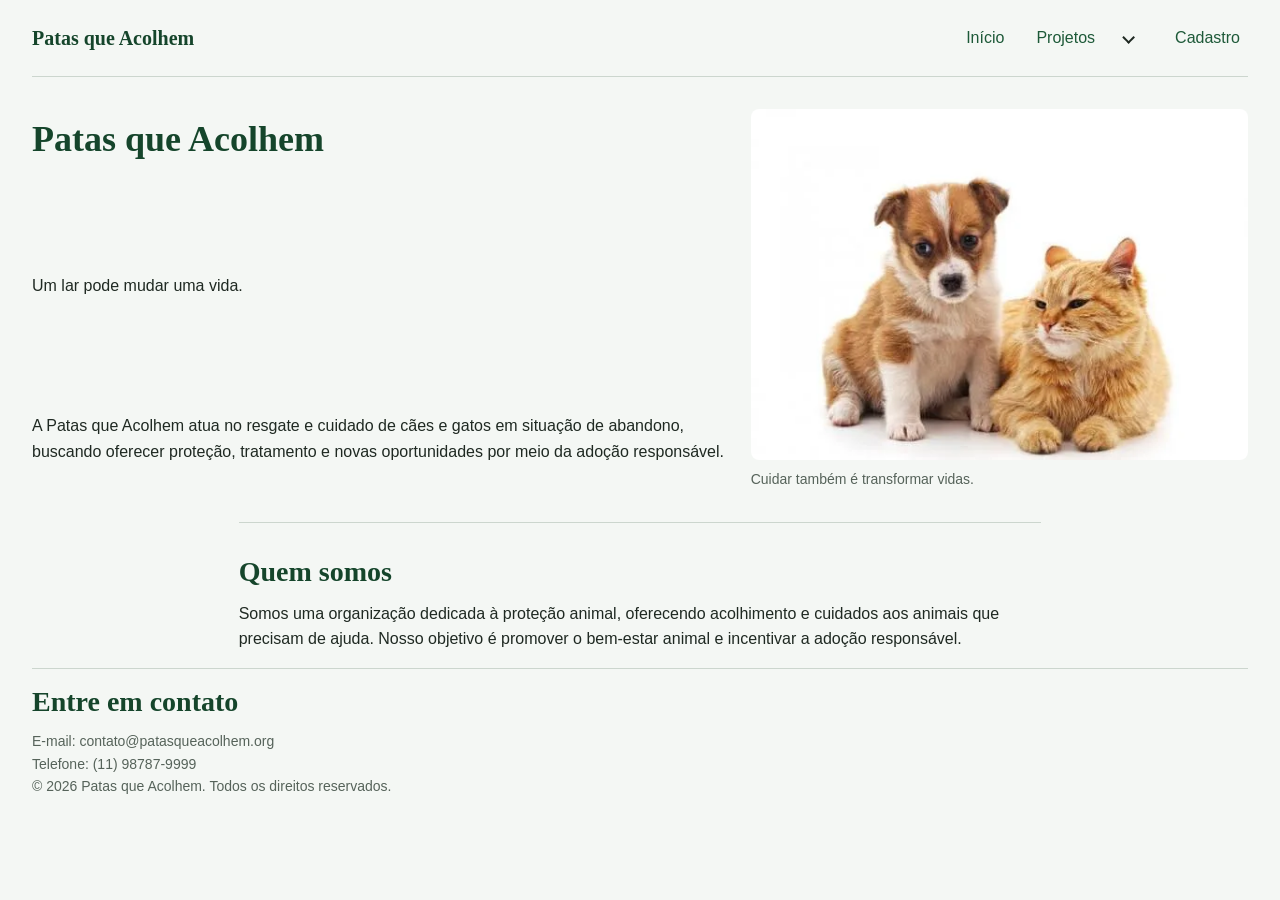
<file: DESENVOLVIMENTO FRONT END I/Patas que acolhem/patas-que-acolhem/html/index.html>
<!DOCTYPE html>
<html lang="pt-BR">

<head>
  <meta charset="UTF-8">
  <meta name="viewport" content="width=device-width, initial-scale=1.0">
  <title>Patas que Acolhem</title>
  <link rel="stylesheet" href="../css/styles.css">
  <script src="../js/navigation.js" defer></script>
  <script src="../js/feedback.js" defer></script>
  <script src="../js/cadastro.js" defer></script>
  <script src="../js/templates.js" defer></script>
  <script src="../js/interesses.js" defer></script>
  <script src="../js/spa.js" defer></script>
</head>

<body>

  <header>
    <nav class="site-navigation" aria-label="Navegação principal">
      <a class="site-brand" href="index.html">Patas que Acolhem</a>
      <button class="menu-toggle" type="button" aria-expanded="false" aria-controls="menu-principal" aria-label="Abrir menu">
        <span class="menu-icon" aria-hidden="true"></span>
      </button>
      <ul class="primary-menu" id="menu-principal">
        <li><a href="index.html" aria-current="page">Início</a></li>
        <li class="has-dropdown">
          <a href="projetos.html">Projetos</a>
          <details class="nav-dropdown">
            <summary aria-label="Alternar submenu de Projetos"></summary>
            <ul class="dropdown-menu" id="submenu-projetos">
              <li><a href="projetos.html#doacoes">Doações</a></li>
              <li><a href="projetos.html#voluntariado">Voluntariado</a></li>
            </ul>
          </details>
        </li>
        <li><a href="cadastro.html">Cadastro</a></li>
      </ul>
    </nav>
  </header>
  <div class="toast-region" id="toast-region" aria-live="polite" aria-relevant="additions text"></div>

  <main class="page-grid home-page">

    <section class="home-hero">
      <h1>Patas que Acolhem</h1>

      <p>Um lar pode mudar uma vida.</p>

      <p>
        A Patas que Acolhem atua no resgate e cuidado de cães e gatos em situação de abandono,
        buscando oferecer proteção, tratamento e novas oportunidades por meio da adoção responsável.
      </p>

      <figure>
        <picture>
          <source srcset="../imagens/caes-e-gatos.webp" type="image/webp">
          <source srcset="../imagens/caes-e-gatos.png" type="image/png">
          <img
            src="../imagens/caes-e-gatos.jpg"
            alt="Cães e gatos acolhidos pela equipe da Patas que Acolhem">
        </picture>

        <figcaption>
          Cuidar também é transformar vidas.
        </figcaption>
      </figure>
    </section>

    <section class="home-about">
      <h2>Quem somos</h2>

      <p>
        Somos uma organização dedicada à proteção animal, oferecendo acolhimento e cuidados aos
        animais que precisam de ajuda. Nosso objetivo é promover o bem-estar animal e incentivar a
        adoção responsável.
      </p>
    </section>

  </main>

  <footer>
    <h2>Entre em contato</h2>
    <p>E-mail: contato@patasqueacolhem.org</p>
    <p>Telefone: (11) 98787-9999</p>
    <p>&copy; 2026 Patas que Acolhem. Todos os direitos reservados.</p>
  </footer>

</body>
</html>
</file>
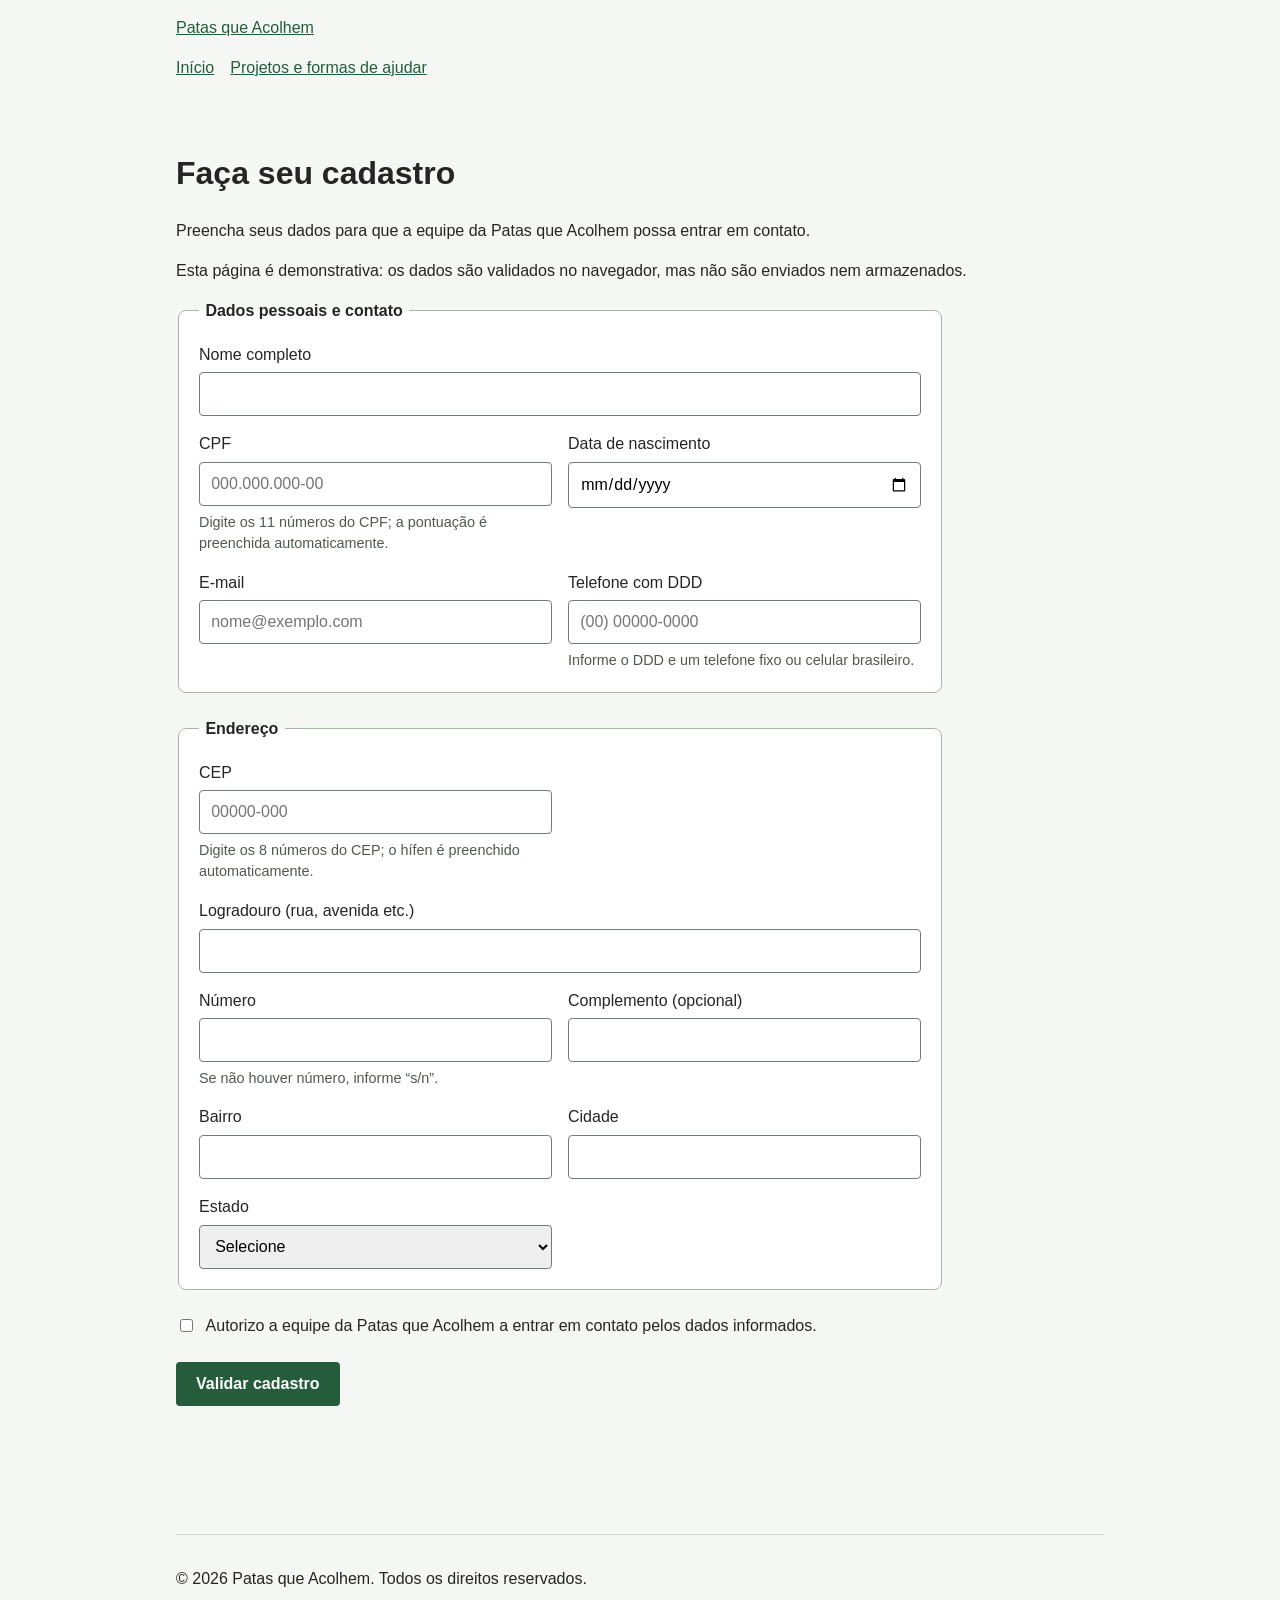
<file: DESENVOLVIMENTO FRONT END I/Patas que acolhem/patas-que-acolhem/cadastro.html>
<!DOCTYPE html>
<html lang="pt-BR">
<head>
  <meta charset="UTF-8">
  <meta name="viewport" content="width=device-width, initial-scale=1.0">
  <meta name="description" content="Cadastre-se para entrar em contato com a organização Patas que Acolhem.">
  <title>Cadastro | Patas que Acolhem</title>
  <style>
    :root {
      color-scheme: light;
      font-family: Arial, sans-serif;
      color: #252525;
      background: #f5f7f4;
    }

    body {
      margin: 0;
      line-height: 1.5;
    }

    header,
    main,
    footer {
      width: min(100% - 2rem, 58rem);
      margin-inline: auto;
    }

    header {
      padding-block: 1rem;
    }

    nav ul {
      display: flex;
      flex-wrap: wrap;
      gap: 1rem;
      padding: 0;
      list-style: none;
    }

    a {
      color: #245c3c;
    }

    main {
      padding-block: 1rem 3rem;
    }

    form {
      display: grid;
      gap: 1.5rem;
      max-width: 48rem;
    }

    fieldset {
      display: grid;
      grid-template-columns: repeat(auto-fit, minmax(min(100%, 15rem), 1fr));
      gap: 1rem;
      padding: 1.25rem;
      border: 1px solid #aab6aa;
      border-radius: 0.5rem;
      background: #fff;
    }

    legend {
      padding-inline: 0.4rem;
      font-weight: 700;
    }

    .field {
      display: grid;
      align-content: start;
      gap: 0.35rem;
    }

    .field-wide {
      grid-column: 1 / -1;
    }

    input,
    select,
    button {
      box-sizing: border-box;
      min-height: 2.75rem;
      padding: 0.55rem 0.7rem;
      border: 1px solid #737d73;
      border-radius: 0.25rem;
      font: inherit;
    }

    input:focus,
    select:focus,
    button:focus-visible,
    a:focus-visible {
      outline: 3px solid #34744d;
      outline-offset: 2px;
    }

    .hint {
      margin: 0;
      color: #505850;
      font-size: 0.9rem;
    }

    .consent {
      display: flex;
      align-items: flex-start;
      gap: 0.6rem;
    }

    .consent input {
      min-height: auto;
      margin-top: 0.35rem;
    }

    button {
      width: fit-content;
      padding-inline: 1.25rem;
      border: 0;
      background: #245c3c;
      color: #fff;
      cursor: pointer;
      font-weight: 700;
    }

    #resultado-cadastro {
      min-height: 1.5em;
      font-weight: 700;
    }

    footer {
      padding-block: 1rem;
      border-top: 1px solid #d2d8d1;
    }
  </style>
</head>
<body>
  <header>
    <nav aria-label="Navegação principal">
      <a href="index.html">Patas que Acolhem</a>
      <ul>
        <li><a href="index.html">Início</a></li>
        <li><a href="projetos.html">Projetos e formas de ajudar</a></li>
      </ul>
    </nav>
  </header>

  <main>
    <h1>Faça seu cadastro</h1>
    <p>Preencha seus dados para que a equipe da Patas que Acolhem possa entrar em contato.</p>
    <p id="aviso-cadastro">Esta página é demonstrativa: os dados são validados no navegador, mas não são enviados nem armazenados.</p>
    <noscript><p>Ative o JavaScript para validar o formulário. Nenhum dado será enviado.</p></noscript>

    <form id="form-cadastro" method="post" aria-describedby="aviso-cadastro">
      <fieldset>
        <legend>Dados pessoais e contato</legend>

        <div class="field field-wide">
          <label for="nome">Nome completo</label>
          <input id="nome" name="nome" type="text" autocomplete="name" minlength="3" maxlength="100" pattern=".*\S.*" title="Informe seu nome completo." required>
        </div>

        <div class="field">
          <label for="cpf">CPF</label>
          <input id="cpf" name="cpf" type="text" inputmode="numeric" autocomplete="off" placeholder="000.000.000-00" maxlength="14" pattern="[0-9]{3}\.[0-9]{3}\.[0-9]{3}-[0-9]{2}" aria-describedby="dica-cpf" required>
          <p class="hint" id="dica-cpf">Digite os 11 números do CPF; a pontuação é preenchida automaticamente.</p>
        </div>

        <div class="field">
          <label for="nascimento">Data de nascimento</label>
          <input id="nascimento" name="nascimento" type="date" autocomplete="bday" required>
        </div>

        <div class="field">
          <label for="email">E-mail</label>
          <input id="email" name="email" type="email" autocomplete="email" maxlength="254" placeholder="nome@exemplo.com" required>
        </div>

        <div class="field">
          <label for="telefone">Telefone com DDD</label>
          <input id="telefone" name="telefone" type="tel" inputmode="tel" autocomplete="tel" placeholder="(00) 00000-0000" maxlength="15" pattern="\([0-9]{2}\) [0-9]{4,5}-[0-9]{4}" aria-describedby="dica-telefone" required>
          <p class="hint" id="dica-telefone">Informe o DDD e um telefone fixo ou celular brasileiro.</p>
        </div>
      </fieldset>

      <fieldset>
        <legend>Endereço</legend>

        <div class="field">
          <label for="cep">CEP</label>
          <input id="cep" name="cep" type="text" inputmode="numeric" autocomplete="postal-code" placeholder="00000-000" maxlength="9" pattern="[0-9]{5}-[0-9]{3}" aria-describedby="dica-cep" required>
          <p class="hint" id="dica-cep">Digite os 8 números do CEP; o hífen é preenchido automaticamente.</p>
        </div>

        <div class="field field-wide">
          <label for="logradouro">Logradouro (rua, avenida etc.)</label>
          <input id="logradouro" name="logradouro" type="text" autocomplete="address-line1" maxlength="120" required>
        </div>

        <div class="field">
          <label for="numero">Número</label>
          <input id="numero" name="numero" type="text" maxlength="20" aria-describedby="dica-numero" required>
          <p class="hint" id="dica-numero">Se não houver número, informe “s/n”.</p>
        </div>

        <div class="field">
          <label for="complemento">Complemento (opcional)</label>
          <input id="complemento" name="complemento" type="text" autocomplete="address-line2" maxlength="60">
        </div>

        <div class="field">
          <label for="bairro">Bairro</label>
          <input id="bairro" name="bairro" type="text" autocomplete="address-level3" maxlength="80" required>
        </div>

        <div class="field">
          <label for="cidade">Cidade</label>
          <input id="cidade" name="cidade" type="text" autocomplete="address-level2" maxlength="80" required>
        </div>

        <div class="field">
          <label for="estado">Estado</label>
          <select id="estado" name="estado" autocomplete="address-level1" required>
            <option value="">Selecione</option>
            <option value="AC">Acre (AC)</option>
            <option value="AL">Alagoas (AL)</option>
            <option value="AP">Amapá (AP)</option>
            <option value="AM">Amazonas (AM)</option>
            <option value="BA">Bahia (BA)</option>
            <option value="CE">Ceará (CE)</option>
            <option value="DF">Distrito Federal (DF)</option>
            <option value="ES">Espírito Santo (ES)</option>
            <option value="GO">Goiás (GO)</option>
            <option value="MA">Maranhão (MA)</option>
            <option value="MT">Mato Grosso (MT)</option>
            <option value="MS">Mato Grosso do Sul (MS)</option>
            <option value="MG">Minas Gerais (MG)</option>
            <option value="PA">Pará (PA)</option>
            <option value="PB">Paraíba (PB)</option>
            <option value="PR">Paraná (PR)</option>
            <option value="PE">Pernambuco (PE)</option>
            <option value="PI">Piauí (PI)</option>
            <option value="RJ">Rio de Janeiro (RJ)</option>
            <option value="RN">Rio Grande do Norte (RN)</option>
            <option value="RS">Rio Grande do Sul (RS)</option>
            <option value="RO">Rondônia (RO)</option>
            <option value="RR">Roraima (RR)</option>
            <option value="SC">Santa Catarina (SC)</option>
            <option value="SP">São Paulo (SP)</option>
            <option value="SE">Sergipe (SE)</option>
            <option value="TO">Tocantins (TO)</option>
          </select>
        </div>
      </fieldset>

      <label class="consent" for="autorizacao">
        <input id="autorizacao" name="autorizacao" type="checkbox" required>
        <span>Autorizo a equipe da Patas que Acolhem a entrar em contato pelos dados informados.</span>
      </label>

      <button type="submit" disabled>Validar cadastro</button>
      <p id="resultado-cadastro" role="status" aria-live="polite"></p>
    </form>
  </main>

  <footer>
    <p>&copy; 2026 Patas que Acolhem. Todos os direitos reservados.</p>
  </footer>

  <script>
    const cpfInput = document.querySelector("#cpf");
    const telefoneInput = document.querySelector("#telefone");
    const cepInput = document.querySelector("#cep");
    const formCadastro = document.querySelector("#form-cadastro");
    const resultadoCadastro = document.querySelector("#resultado-cadastro");

    function somenteDigitos(valor) {
      return valor.replace(/\D/g, "");
    }

    function formatarCpf(valor) {
      return valor
        .replace(/^(\d{3})(\d)/, "$1.$2")
        .replace(/^(\d{3})\.(\d{3})(\d)/, "$1.$2.$3")
        .replace(/\.(\d{3})(\d)/, ".$1-$2");
    }

    function formatarTelefone(valor) {
      const digitos = valor.slice(0, 11);
      if (digitos.length <= 2) {
        return digitos ? `(${digitos}` : "";
      }
      if (digitos.length <= 6) {
        return `(${digitos.slice(0, 2)}) ${digitos.slice(2)}`;
      }
      const tamanhoPrefixo = digitos.length > 10 ? 5 : 4;
      return `(${digitos.slice(0, 2)}) ${digitos.slice(2, 2 + tamanhoPrefixo)}-${digitos.slice(2 + tamanhoPrefixo)}`;
    }

    function formatarCep(valor) {
      const digitos = valor.slice(0, 8);
      return digitos.length > 5 ? `${digitos.slice(0, 5)}-${digitos.slice(5)}` : digitos;
    }

    function cpfValido(valor) {
      const digitos = somenteDigitos(valor);
      if (digitos.length !== 11 || /^(\d)\1{10}$/.test(digitos)) {
        return false;
      }

      function calcularDigito(tamanho) {
        let soma = 0;
        for (let indice = 0; indice < tamanho; indice += 1) {
          soma += Number(digitos[indice]) * (tamanho + 1 - indice);
        }
        const resto = (soma * 10) % 11;
        return resto === 10 ? 0 : resto;
      }

      return calcularDigito(9) === Number(digitos[9])
        && calcularDigito(10) === Number(digitos[10]);
    }

    function atualizarCpf() {
      cpfInput.value = formatarCpf(somenteDigitos(cpfInput.value).slice(0, 11));
      cpfInput.setCustomValidity(
        cpfInput.value.length === 14 && !cpfValido(cpfInput.value)
          ? "Informe um CPF válido, incluindo os dígitos verificadores."
          : ""
      );
    }

    cpfInput.addEventListener("input", atualizarCpf);
    telefoneInput.addEventListener("input", () => {
      telefoneInput.value = formatarTelefone(somenteDigitos(telefoneInput.value));
    });
    cepInput.addEventListener("input", () => {
      cepInput.value = formatarCep(somenteDigitos(cepInput.value));
    });

    formCadastro.addEventListener("submit", (evento) => {
      evento.preventDefault();
      atualizarCpf();
      resultadoCadastro.textContent = "";

      if (!formCadastro.reportValidity()) {
        return;
      }

      resultadoCadastro.textContent = "Cadastro validado no navegador. Nenhum dado foi enviado ou armazenado.";
    });

    formCadastro.querySelector('button[type="submit"]').disabled = false;
  </script>
</body>
</html>
</file>
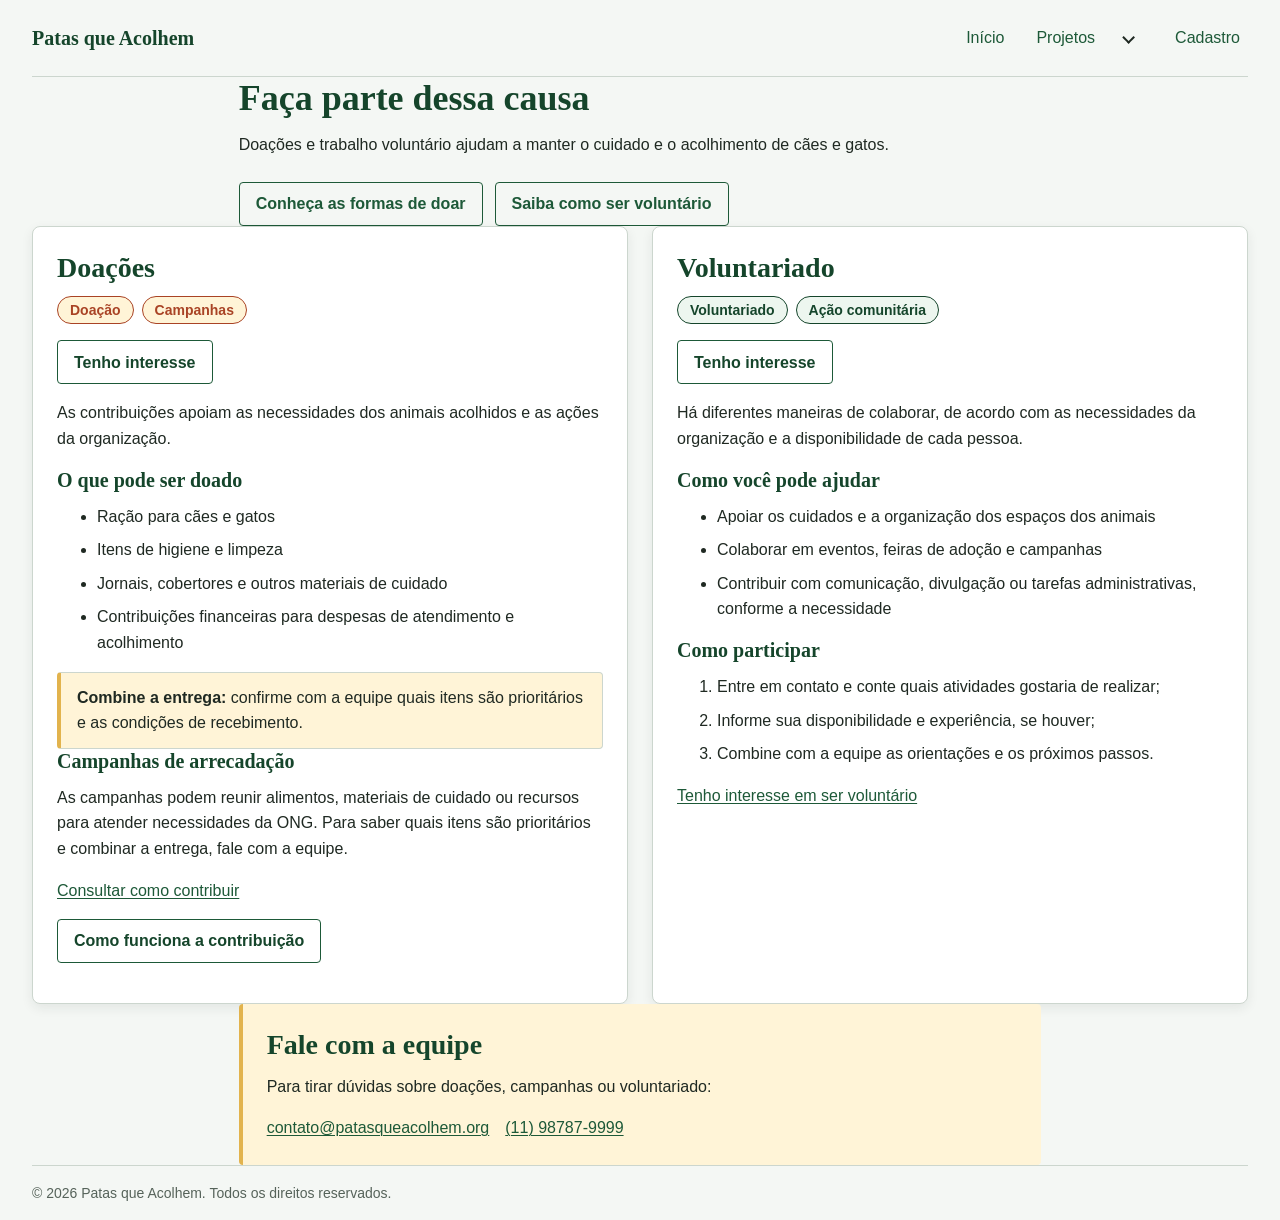
<file: DESENVOLVIMENTO FRONT END I/Patas que acolhem/patas-que-acolhem/html/projetos.html>
<!DOCTYPE html>
<html lang="pt-BR">
<head>
	<meta charset="UTF-8">
	<meta name="viewport" content="width=device-width, initial-scale=1.0">
	<title>Projetos e formas de ajudar | Patas que Acolhem</title>
	<link rel="stylesheet" href="../css/styles.css">
	<script src="../js/navigation.js" defer></script>
	<script src="../js/feedback.js" defer></script>
	<script src="../js/cadastro.js" defer></script>
	<script src="../js/templates.js" defer></script>
	<script src="../js/interesses.js" defer></script>
	<script src="../js/spa.js" defer></script>
</head>
<body>
	<header>
		<nav class="site-navigation" aria-label="Navegação principal">
			<a class="site-brand" href="index.html">Patas que Acolhem</a>
			<button class="menu-toggle" type="button" aria-expanded="false" aria-controls="menu-principal" aria-label="Abrir menu">
				<span class="menu-icon" aria-hidden="true"></span>
			</button>
			<ul class="primary-menu" id="menu-principal">
				<li><a href="index.html">Início</a></li>
				<li class="has-dropdown">
					<a href="projetos.html" aria-current="page">Projetos</a>
					<details class="nav-dropdown">
						<summary aria-label="Alternar submenu de Projetos"></summary>
						<ul class="dropdown-menu" id="submenu-projetos">
							<li><a href="#doacoes">Doações</a></li>
							<li><a href="#voluntariado">Voluntariado</a></li>
						</ul>
					</details>
				</li>
				<li><a href="cadastro.html">Cadastro</a></li>
			</ul>
		</nav>
	</header>
	<div class="toast-region" id="toast-region" aria-live="polite" aria-relevant="additions text"></div>

	<main class="page-grid projects-page">
		<header class="projects-intro">
			<h1>Faça parte dessa causa</h1>
			<p>Doações e trabalho voluntário ajudam a manter o cuidado e o acolhimento de cães e gatos.</p>
			<nav aria-label="Frentes de atuação">
				<a href="#doacoes">Conheça as formas de doar</a>
				<a href="#voluntariado">Saiba como ser voluntário</a>
			</nav>
		</header>

		<section class="projects-donations" id="doacoes" aria-labelledby="titulo-doacoes">
			<h2 id="titulo-doacoes">Doações</h2>
			<p class="badge-list"><span class="badge badge--donation">Doação</span><span class="badge badge--donation">Campanhas</span></p>
			<p class="interest-action"><button type="button" data-interest-toggle data-interest="doacoes" aria-pressed="false">Tenho interesse</button></p>
			<p>As contribuições apoiam as necessidades dos animais acolhidos e as ações da organização.</p>

			<section aria-labelledby="titulo-itens">
				<h3 id="titulo-itens">O que pode ser doado</h3>
				<ul id="lista-doacoes" data-template-list="doacoes" aria-label="Itens aceitos para doação"></ul>
				<aside class="alert alert--warning" role="note">
					<p><strong>Combine a entrega:</strong> confirme com a equipe quais itens são prioritários e as condições de recebimento.</p>
				</aside>
			</section>

			<section aria-labelledby="titulo-campanhas">
				<h3 id="titulo-campanhas">Campanhas de arrecadação</h3>
				<p>As campanhas podem reunir alimentos, materiais de cuidado ou recursos para atender necessidades da ONG. Para saber quais itens são prioritários e combinar a entrega, fale com a equipe.</p>
				<p><a href="mailto:contato@patasqueacolhem.org?subject=Doa%C3%A7%C3%A3o%20para%20a%20Patas%20que%20Acolhem">Consultar como contribuir</a></p>
				<p><button class="dialog-trigger" type="button" data-dialog-open="dialog-doacoes">Como funciona a contribuição</button></p>
			</section>
		</section>

		<section class="projects-volunteering" id="voluntariado" aria-labelledby="titulo-voluntariado">
			<h2 id="titulo-voluntariado">Voluntariado</h2>
			<p class="badge-list"><span class="badge badge--volunteer">Voluntariado</span><span class="badge badge--volunteer">Ação comunitária</span></p>
			<p class="interest-action"><button type="button" data-interest-toggle data-interest="voluntariado" aria-pressed="false">Tenho interesse</button></p>
			<p>Há diferentes maneiras de colaborar, de acordo com as necessidades da organização e a disponibilidade de cada pessoa.</p>

			<section aria-labelledby="titulo-atividades">
				<h3 id="titulo-atividades">Como você pode ajudar</h3>
				<ul id="lista-atividades" data-template-list="atividades" aria-label="Atividades voluntárias"></ul>
			</section>

			<section aria-labelledby="titulo-participar">
				<h3 id="titulo-participar">Como participar</h3>
				<ol>
					<li>Entre em contato e conte quais atividades gostaria de realizar;</li>
					<li>Informe sua disponibilidade e experiência, se houver;</li>
					<li>Combine com a equipe as orientações e os próximos passos.</li>
				</ol>
				<p><a href="mailto:contato@patasqueacolhem.org?subject=Interesse%20em%20voluntariado">Tenho interesse em ser voluntário</a></p>
			</section>
		</section>

		<aside class="projects-contact" aria-labelledby="titulo-contato">
			<h2 id="titulo-contato">Fale com a equipe</h2>
			<p>Para tirar dúvidas sobre doações, campanhas ou voluntariado:</p>
			<address>
				<a href="mailto:contato@patasqueacolhem.org">contato@patasqueacolhem.org</a><br>
				<a href="tel:+5511987879999">(11) 98787-9999</a>
			</address>
		</aside>

		<template id="template-item-lista">
			<li><span data-template-text></span></li>
		</template>
	</main>

	<dialog class="info-dialog" id="dialog-doacoes" aria-labelledby="titulo-dialog-doacoes" aria-describedby="texto-dialog-doacoes" data-spa-extra>
		<div class="dialog-content">
			<button class="dialog-close" type="button" data-dialog-close aria-label="Fechar orientações">Fechar</button>
			<h2 id="titulo-dialog-doacoes">Como contribuir</h2>
			<p id="texto-dialog-doacoes">As necessidades podem mudar conforme os animais acolhidos e as campanhas em andamento. Antes de separar ou entregar itens, consulte a equipe para confirmar prioridades e combinar a entrega.</p>
			<p>Para conversar com a organização, escreva para <a href="mailto:contato@patasqueacolhem.org">contato@patasqueacolhem.org</a>.</p>
		</div>
	</dialog>

	<footer>
		<p>&copy; 2026 Patas que Acolhem. Todos os direitos reservados.</p>
	</footer>
</body>
</html>
</file>
<file: DESENVOLVIMENTO FRONT END I/Patas que acolhem/patas-que-acolhem/css/styles.css>
:root {
  color-scheme: light;
  font-family: "Trebuchet MS", Verdana, sans-serif;
  color: var(--color-text);
  background: var(--color-background);

  --color-primary: #1d5938;
  --color-primary-strong: #15452b;
  --color-secondary: #a94325;
  --color-accent: #e2b34d;
  --color-accent-soft: #fff4d7;
  --color-background: #f4f7f4;
  --color-surface: #ffffff;
  --color-text: #1f2922;
  --color-muted: #56635a;
  --color-border: #ccd6ce;
  --color-focus: #075ea8;

  --font-display: Georgia, "Times New Roman", serif;
  --font-size-small: 0.875rem;
  --font-size-body: 1rem;
  --font-size-lead: 1.25rem;
  --font-size-heading: 1.75rem;
  --font-size-display: 2.25rem;
  --color-success-soft: #edf6ef;
  --color-error-soft: #fff2ed;

  --space-1: 0.25rem;
  --space-2: 0.5rem;
  --space-3: 0.75rem;
  --space-4: 1rem;
  --space-6: 1.5rem;
  --space-8: 2rem;
  --space-16: 4rem;

  --radius-small: 0.25rem;
  --radius-medium: 0.5rem;
  --control-height: 2.75rem;
}

* {
  box-sizing: border-box;
}

body {
  margin: 0;
  font-size: var(--font-size-body);
  line-height: 1.6;
}

body > header,
main,
body > footer {
  width: min(100% - var(--space-8), 64rem);
  margin-inline: auto;
}

body > header {
  padding-block: var(--space-4);
  border-bottom: 1px solid var(--color-border);
}

body > header nav {
  position: relative;
  display: flex;
  align-items: center;
  justify-content: space-between;
  flex-wrap: wrap;
  gap: var(--space-4);
}

.site-brand {
  color: var(--color-primary-strong);
  font-family: var(--font-display);
  font-size: var(--font-size-lead);
  font-weight: 700;
  text-decoration: none;
}

.primary-menu {
  display: flex;
  align-items: center;
  flex-wrap: wrap;
  gap: var(--space-4);
  margin: 0;
  padding: 0;
  list-style: none;
}

.primary-menu > li {
  position: relative;
  display: flex;
  align-items: center;
  gap: var(--space-1);
}

.primary-menu > li > a {
  padding: var(--space-2);
  text-decoration: none;
}

.nav-dropdown {
  position: relative;
}

.nav-dropdown summary {
  display: grid;
  width: var(--control-height);
  height: var(--control-height);
  place-items: center;
  border-radius: var(--radius-small);
  cursor: pointer;
  list-style: none;
}

.nav-dropdown summary::-webkit-details-marker {
  display: none;
}

.nav-dropdown summary::after {
  width: 0.45rem;
  height: 0.45rem;
  border-inline-end: 2px solid currentColor;
  border-block-end: 2px solid currentColor;
  content: "";
  transform: rotate(45deg);
  transition: transform 180ms ease;
}

.nav-dropdown[open] summary::after {
  transform: rotate(225deg);
}

.dropdown-menu {
  position: absolute;
  z-index: 10;
  inset-block-start: calc(100% + var(--space-2));
  inset-inline-end: 0;
  display: grid;
  min-width: 14rem;
  gap: var(--space-1);
  margin: 0;
  padding: var(--space-2);
  border: 1px solid var(--color-border);
  border-radius: var(--radius-small);
  background: var(--color-surface);
  box-shadow: 0 0.5rem 1.5rem rgb(31 41 34 / 14%);
  list-style: none;
}

.nav-dropdown:not([open]) > .dropdown-menu {
  display: none;
}

.dropdown-menu a {
  display: block;
  padding: var(--space-2) var(--space-3);
  border-radius: var(--radius-small);
  text-decoration: none;
}

.dropdown-menu a:hover {
  background: var(--color-background);
}

.menu-toggle {
  display: none;
  width: var(--control-height);
  min-width: var(--control-height);
  padding: var(--space-2);
  border: 1px solid var(--color-border);
  background: var(--color-surface);
  color: var(--color-primary-strong);
}

.menu-icon,
.menu-icon::before,
.menu-icon::after {
  display: block;
  width: 1.25rem;
  height: 2px;
  background: currentColor;
}

.menu-icon {
  position: relative;
  transition: background-color 180ms ease;
}

.menu-icon::before,
.menu-icon::after {
  position: absolute;
  inset-inline-start: 0;
  content: "";
  transition: inset-block-start 180ms ease, transform 180ms ease;
}

.menu-icon::before {
  inset-block-start: -0.4rem;
}

.menu-icon::after {
  inset-block-start: 0.4rem;
}

.menu-toggle[aria-expanded="true"] .menu-icon {
  background: transparent;
}

.menu-toggle[aria-expanded="true"] .menu-icon::before {
  inset-block-start: 0;
  transform: rotate(45deg);
}

.menu-toggle[aria-expanded="true"] .menu-icon::after {
  inset-block-start: 0;
  transform: rotate(-45deg);
}

.visually-hidden {
  position: absolute;
  width: 1px;
  height: 1px;
  overflow: hidden;
  clip: rect(0, 0, 0, 0);
  white-space: nowrap;
  clip-path: inset(50%);
}

a {
  color: var(--color-primary);
  text-decoration-thickness: 0.08em;
  text-underline-offset: 0.15em;
}

a:hover {
  color: var(--color-primary-strong);
}

a:focus-visible,
button:focus-visible,
input:focus-visible,
select:focus-visible,
summary:focus-visible {
  outline: 3px solid var(--color-focus);
  outline-offset: 2px;
}

button:focus-visible,
main > header nav a:focus-visible {
  box-shadow: 0 0 0 3px rgb(7 94 168 / 18%);
}

main {
  padding-block: var(--space-8) var(--space-12);
}

.page-grid {
  display: grid;
  grid-template-columns: repeat(12, minmax(0, 1fr));
  column-gap: var(--space-4);
  row-gap: var(--space-6);
}

.page-grid > * {
  grid-column: 1 / -1;
  min-width: 0;
}

.home-hero {
  display: grid;
  grid-template-columns: repeat(12, minmax(0, 1fr));
  align-items: center;
  gap: var(--space-4);
}

.home-hero > h1,
.home-hero > p {
  grid-column: 1 / 8;
}

.home-hero > figure {
  grid-column: 8 / 13;
  grid-row: 1 / span 3;
}

.home-about {
  grid-column: 3 / 11;
}

.projects-intro,
.projects-contact {
  grid-column: 2 / 12;
}

.projects-donations {
  grid-column: 1 / 7;
}

.projects-volunteering {
  grid-column: 7 / 13;
  margin-block-start: 0;
  padding-block-start: 0;
  border-top: 0;
}

.registration-page > h1,
.registration-page > p,
.registration-page > noscript {
  grid-column: 2 / 12;
}

.registration-form {
  grid-column: 1 / -1;
  grid-template-columns: repeat(12, minmax(0, 1fr));
}

.registration-form > fieldset,
.registration-form > .consent,
.registration-form > button,
.registration-form > #resultado-cadastro {
  grid-column: 1 / -1;
}

h1,
h2,
h3 {
  margin: 0 0 var(--space-3);
  color: var(--color-primary-strong);
  font-family: var(--font-display);
  line-height: 1.2;
}

h1 {
  font-size: var(--font-size-display);
}

h2 {
  font-size: var(--font-size-heading);
}

h3 {
  font-size: var(--font-size-lead);
}

p,
main ul,
main ol {
  margin-block: 0 var(--space-4);
}

main li + li {
  margin-block-start: var(--space-2);
}

main > section + section,
main > aside,
main > footer {
  margin-block-start: var(--space-12);
  padding-block-start: var(--space-8);
  border-top: 1px solid var(--color-border);
}

main > .projects-donations,
main > .projects-volunteering {
  margin-block-start: 0;
  padding: var(--space-6);
  border: 1px solid var(--color-border);
  border-radius: var(--radius-medium);
  background: var(--color-surface);
  box-shadow: 0 0.25rem 0.75rem rgb(31 41 34 / 8%);
}
.badge-list {
  display: flex;
  flex-wrap: wrap;
  gap: var(--space-2);
  margin-block: 0 var(--space-4);
}
.badge {
  display: inline-flex;
  min-height: 1.75rem;
  align-items: center;
  padding: var(--space-1) var(--space-3);
  border: 1px solid currentColor;
  border-radius: 999px;
  font-size: var(--font-size-small);
  font-weight: 700;
  line-height: 1.2;
}
.badge--donation {
  background: var(--color-accent-soft);
  color: var(--color-secondary);
}
.badge--volunteer {
  background: var(--color-success-soft);
  color: var(--color-primary-strong);
}
.alert {
  padding: var(--space-3) var(--space-4);
  border: 1px solid var(--color-border);
  border-inline-start: 4px solid var(--color-muted);
  border-radius: var(--radius-small);
}
.alert > :last-child {
  margin-block-end: 0;
}
.alert--info {
  border-inline-start-color: var(--color-focus);
  background: #eaf3fa;
}
.alert--warning {
  border-inline-start-color: var(--color-accent);
  background: var(--color-accent-soft);
}
.alert--success {
  border-inline-start-color: var(--color-primary);
  background: var(--color-success-soft);
}
.alert--error {
  border-inline-start-color: var(--color-secondary);
  background: var(--color-error-soft);
}
.dialog-trigger {
  border: 1px solid var(--color-primary);
  background: var(--color-surface);
  color: var(--color-primary-strong);
}
.dialog-trigger:hover:not(:disabled) {
  background: var(--color-primary);
  color: var(--color-surface);
}

.interest-action {
  margin-block-end: var(--space-4);
}

.interest-action button[aria-pressed="false"] {
  border: 1px solid var(--color-primary);
  background: var(--color-surface);
  color: var(--color-primary-strong);
}

.interest-action button[aria-pressed="false"]:hover:not(:disabled) {
  background: var(--color-success-soft);
  box-shadow: none;
}

.interest-action button[aria-pressed="true"] {
  background: var(--color-primary-strong);
  color: var(--color-surface);
}
.info-dialog {
  width: min(100% - var(--space-8), 36rem);
  max-height: min(85vh, 42rem);
  padding: 0;
  overflow: auto;
  border: 1px solid var(--color-border);
  border-radius: var(--radius-medium);
  background: var(--color-surface);
  color: var(--color-text);
  box-shadow: 0 1.5rem 4rem rgb(31 41 34 / 28%);
}
.info-dialog::backdrop {
  background: rgb(16 28 20 / 58%);
  backdrop-filter: blur(2px);
}
.dialog-content {
  padding: var(--space-8);
}
.dialog-close {
  display: block;
  margin-inline-start: auto;
  background: transparent;
  color: var(--color-muted);
}
.dialog-close:hover:not(:disabled) {
  background: var(--color-background);
  color: var(--color-primary-strong);
}
.toast-region {
  position: fixed;
  z-index: 1000;
  inset-block-start: var(--space-4);
  inset-inline-end: var(--space-4);
  display: grid;
  width: min(24rem, calc(100vw - var(--space-8)));
  gap: var(--space-2);
  pointer-events: none;
}
.toast {
  display: grid;
  grid-template-columns: minmax(0, 1fr) auto;
  align-items: start;
  gap: var(--space-3);
  padding: var(--space-4);
  border: 1px solid var(--color-border);
  border-inline-start: 4px solid var(--color-focus);
  border-radius: var(--radius-medium);
  background: var(--color-surface);
  box-shadow: 0 0.5rem 1.5rem rgb(31 41 34 / 18%);
  color: var(--color-text);
  pointer-events: auto;
  animation: toast-in 180ms ease both;
}
.toast p {
  margin: 0;
}
.toast--success {
  border-inline-start-color: var(--color-primary);
}
.toast--error {
  border-inline-start-color: var(--color-secondary);
  background: var(--color-error-soft);
}
.toast-close {
  min-height: 2rem;
  padding: var(--space-1) var(--space-2);
  background: transparent;
  color: var(--color-primary-strong);
  font-size: var(--font-size-small);
}
.toast-close:hover:not(:disabled) {
  background: var(--color-background);
  box-shadow: none;
}
@keyframes toast-in {
  from {
    opacity: 0;
    transform: translateY(-0.5rem);
  }
  to {
    opacity: 1;
    transform: translateY(0);
  }
}

main > header {
  margin-block-end: var(--space-12);
}

main > header nav {
  display: flex;
  flex-wrap: wrap;
  gap: var(--space-3);
  margin-block-start: var(--space-6);
}

main > header nav a {
  display: inline-flex;
  align-items: center;
  min-height: var(--control-height);
  padding: var(--space-2) var(--space-4);
  border: 1px solid var(--color-primary);
  border-radius: var(--radius-small);
  font-weight: 700;
  text-decoration: none;
  transition: background-color 160ms ease, border-color 160ms ease, color 160ms ease, box-shadow 160ms ease, transform 120ms ease;
}

main > header nav a:hover {
  background: var(--color-primary);
  color: var(--color-surface);
}

figure {
  margin: var(--space-8) 0;
}

.home-hero figure {
  display: flex;
  align-items: flex-start;
  flex-direction: column;
  gap: var(--space-2);
}

figure img {
  display: block;
  width: min(100%, 40rem);
  height: auto;
  border-radius: var(--radius-medium);
}

figcaption {
  margin-block-start: 0;
  color: var(--color-muted);
  font-size: var(--font-size-small);
}

main > aside {
  padding: var(--space-6);
  border: 0;
  border-inline-start: 4px solid var(--color-accent);
  border-radius: var(--radius-small);
  background: var(--color-accent-soft);
}

address {
  display: flex;
  align-items: center;
  flex-wrap: wrap;
  gap: var(--space-2) var(--space-4);
  font-style: normal;
}

address br {
  display: none;
}

body > footer,
main > footer {
  padding-block: var(--space-4);
  border-top: 1px solid var(--color-border);
  color: var(--color-muted);
}

body > footer p,
main > footer p {
  margin: 0;
  font-size: var(--font-size-small);
}

form {
  display: grid;
  gap: var(--space-6);
  max-width: 48rem;
}

fieldset {
  display: grid;
  grid-template-columns: repeat(12, minmax(0, 1fr));
  gap: var(--space-4);
  padding: var(--space-4);
  border: 1px solid var(--color-border);
  border-radius: var(--radius-medium);
  background: var(--color-surface);
}

legend {
  padding-inline: var(--space-2);
  color: var(--color-primary-strong);
  font-weight: 700;
}

.field {
  display: grid;
  align-content: start;
  grid-column: span 6;
  gap: var(--space-1);
}

.field-wide {
  grid-column: 1 / -1;
}

.field-valid > label,
.consent.field-valid > span {
  color: var(--color-primary);
}

.field-invalid {
  padding-inline-start: var(--space-2);
  border-inline-start: 4px solid var(--color-secondary);
  background: var(--color-error-soft);
}

.field-invalid > label,
.consent.field-invalid > span {
  color: var(--color-secondary);
}

label {
  font-weight: 700;
}

input,
select,
button {
  min-height: var(--control-height);
  padding: var(--space-2);
  border: 1px solid var(--color-muted);
  border-radius: var(--radius-small);
  font: inherit;
}

input,
select {
  width: 100%;
  background: var(--color-surface);
  color: var(--color-text);
  transition: border-color 160ms ease, box-shadow 160ms ease, background-color 160ms ease;
}

input:user-valid:not([type="checkbox"]),
select:user-valid,
input.is-valid:not([type="checkbox"]),
select.is-valid {
  border-color: var(--color-primary);
  box-shadow: inset 3px 0 0 var(--color-primary);
}

input:user-invalid:not([type="checkbox"]),
select:user-invalid,
input.is-invalid:not([type="checkbox"]),
select.is-invalid {
  border-color: var(--color-secondary);
  background-color: var(--color-error-soft);
  box-shadow: inset 3px 0 0 var(--color-secondary);
}

input[type="checkbox"].is-invalid {
  outline: 2px solid var(--color-secondary);
  outline-offset: 2px;
}

input[type="checkbox"].is-valid {
  outline: 2px solid var(--color-primary);
  outline-offset: 2px;
}

#form-cadastro input.is-valid:not([type="checkbox"]),
#form-cadastro select.is-valid {
  border: 2px solid var(--color-primary);
  background-color: var(--color-success-soft);
  box-shadow: inset 3px 0 0 var(--color-primary);
}

#form-cadastro input.is-invalid:not([type="checkbox"]),
#form-cadastro select.is-invalid {
  border: 2px solid var(--color-secondary);
  background-color: var(--color-error-soft);
  box-shadow: inset 3px 0 0 var(--color-secondary);
}

input::placeholder {
  color: var(--color-muted);
  opacity: 1;
}

input[type="checkbox"] {
  width: auto;
  min-height: auto;
  margin: var(--space-1) 0 0;
  accent-color: var(--color-primary);
}

.hint {
  margin: 0;
  color: var(--color-muted);
  font-size: var(--font-size-small);
}

#aviso-cadastro {
  grid-column: 2 / 12;
}

.consent {
  display: flex;
  align-items: flex-start;
  gap: var(--space-2);
}

button {
  width: fit-content;
  padding-inline: var(--space-4);
  border: 0;
  background: var(--color-primary);
  color: var(--color-surface);
  cursor: pointer;
  font-weight: 700;
  transition: background-color 160ms ease, box-shadow 160ms ease, transform 120ms ease;
}

button:hover:not(:disabled) {
  background: var(--color-primary-strong);
  box-shadow: 0 0.25rem 0.75rem rgb(21 69 43 / 18%);
}

button:active:not(:disabled),
main > header nav a:active {
  transform: translateY(1px);
  box-shadow: inset 0 2px 3px rgb(31 41 34 / 20%);
}

button:disabled {
  cursor: not-allowed;
  opacity: 0.65;
}

#resultado-cadastro {
  min-height: 1.5em;
  color: var(--color-primary-strong);
  font-weight: 700;
}

#resultado-cadastro[data-state="success"] {
  padding: var(--space-3) var(--space-4);
  border-inline-start: 4px solid var(--color-primary);
  border-radius: var(--radius-small);
  background: var(--color-success-soft);
}

#resultado-cadastro[data-state="error"] {
  padding: var(--space-3) var(--space-4);
  border-inline-start: 4px solid var(--color-secondary);
  border-radius: var(--radius-small);
  background: var(--color-error-soft);
  color: var(--color-secondary);
}
@media (max-width: 30rem) {
  #aviso-cadastro {
    grid-column: 1 / -1;
  }
  .dialog-content {
    padding: var(--space-4);
  }
  .toast-region {
    inset-block-start: var(--space-2);
    inset-inline: var(--space-2);
    width: auto;
  }
}

@media (max-width: 30rem) {
  .page-grid {
    column-gap: var(--space-2);
    row-gap: var(--space-4);
  }

  .home-hero > h1,
  .home-hero > p,
  .home-hero > figure,
  .home-about,
  .projects-intro,
  .projects-donations,
  .projects-volunteering,
  .projects-contact,
  .registration-page > h1,
  .registration-page > p,
  .registration-page > noscript {
    grid-column: 1 / -1;
  }

  .home-hero > figure {
    grid-row: auto;
  }

  .field {
    grid-column: 1 / -1;
  }

  .projects-volunteering {
    margin-block-start: var(--space-8);
    padding-block-start: var(--space-8);
    border-top: 1px solid var(--color-border);
  }

  .site-navigation {
    align-items: center;
    flex-direction: row;
  }

  .primary-menu {
    gap: var(--space-3);
  }

  h1 {
    font-size: var(--font-size-heading);
  }

  main > aside {
    padding: var(--space-4);
  }
}

@media (min-width: 30rem) and (max-width: 48rem) {
  .page-grid {
    column-gap: var(--space-3);
    row-gap: var(--space-6);
  }

  .home-hero > h1,
  .home-hero > p,
  .home-hero > figure,
  .home-about,
  .projects-intro,
  .projects-donations,
  .projects-volunteering,
  .projects-contact {
    grid-column: 1 / -1;
  }

  .home-hero > figure {
    grid-row: auto;
  }

  .projects-volunteering {
    margin-block-start: var(--space-8);
    padding-block-start: var(--space-8);
    border-top: 1px solid var(--color-border);
  }

  .registration-page > h1,
  .registration-page > p,
  .registration-page > noscript {
    grid-column: 1 / -1;
  }
}

@media (min-width: 48rem) and (max-width: 64rem) {
  body > header,
  main,
  body > footer {
    width: min(100% - var(--space-8), 60rem);
  }

  .page-grid {
    column-gap: var(--space-4);
    row-gap: var(--space-8);
  }
}

@media (min-width: 64rem) and (max-width: 80rem) {
  body > header,
  main,
  body > footer {
    width: min(100% - var(--space-8), 72rem);
  }

  .page-grid {
    column-gap: var(--space-6);
    row-gap: var(--space-8);
  }

  .registration-form {
    max-width: 64rem;
  }
}

@media (min-width: 80rem) {
  body > header,
  main,
  body > footer {
    width: min(100% - var(--space-16), 80rem);
  }

  .page-grid {
    column-gap: var(--space-6);
    row-gap: var(--space-12);
  }

  .home-about,
  .projects-intro,
  .projects-contact {
    grid-column: 3 / 11;
  }

  .registration-page > h1,
  .registration-page > p,
  .registration-page > noscript {
    grid-column: 3 / 11;
  }

  .registration-form {
    grid-column: 2 / 12;
    max-width: 72rem;
  }
}

@media (max-width: 48rem) {
  .menu-toggle {
    display: none;
  }

  html.has-js .menu-toggle {
    display: inline-flex;
    align-items: center;
    justify-content: center;
    margin-inline-start: auto;
  }

  html.has-js .primary-menu {
    position: absolute;
    z-index: 20;
    inset-block-start: calc(100% + var(--space-2));
    inset-inline: 0;
    display: grid;
    align-items: stretch;
    gap: 0;
    max-height: 0;
    overflow: hidden;
    visibility: hidden;
    padding: 0;
    border: 0;
    border-radius: var(--radius-medium);
    background: var(--color-surface);
    box-shadow: 0 0.5rem 1.5rem rgb(31 41 34 / 14%);
    opacity: 0;
    pointer-events: none;
    transform: translateY(-0.5rem);
    transition: max-height 220ms ease, opacity 180ms ease, transform 180ms ease, visibility 180ms ease;
  }

  html.has-js .site-navigation.is-open .primary-menu {
    max-height: min(75vh, 34rem);
    overflow-y: auto;
    visibility: visible;
    padding: var(--space-2);
    border: 1px solid var(--color-border);
    opacity: 1;
    pointer-events: auto;
    transform: translateY(0);
  }

  .primary-menu > li {
    display: grid;
    grid-template-columns: minmax(0, 1fr) auto;
    gap: var(--space-1);
    width: 100%;
  }

  .primary-menu > li > a {
    display: flex;
    min-height: var(--control-height);
    align-items: center;
  }

  .nav-dropdown {
    display: grid;
    grid-template-columns: minmax(0, 1fr) auto;
    grid-column: 2;
    grid-row: 1;
    align-items: center;
  }

  .nav-dropdown[open] {
    grid-column: 1 / -1;
    grid-row: auto;
  }

  .nav-dropdown summary {
    grid-column: 2;
    grid-row: 1;
  }

  .dropdown-menu {
    position: static;
    grid-column: 1 / -1;
    grid-row: 2;
    width: 100%;
    min-width: 0;
    border: 0;
    border-block-start: 1px solid var(--color-border);
    border-radius: 0;
    background: transparent;
    box-shadow: none;
  }
}

@media (prefers-reduced-motion: reduce) {
  *,
  *::before,
  *::after {
    scroll-behavior: auto !important;
    transition-duration: 0.01ms !important;
  }
}
</file>
